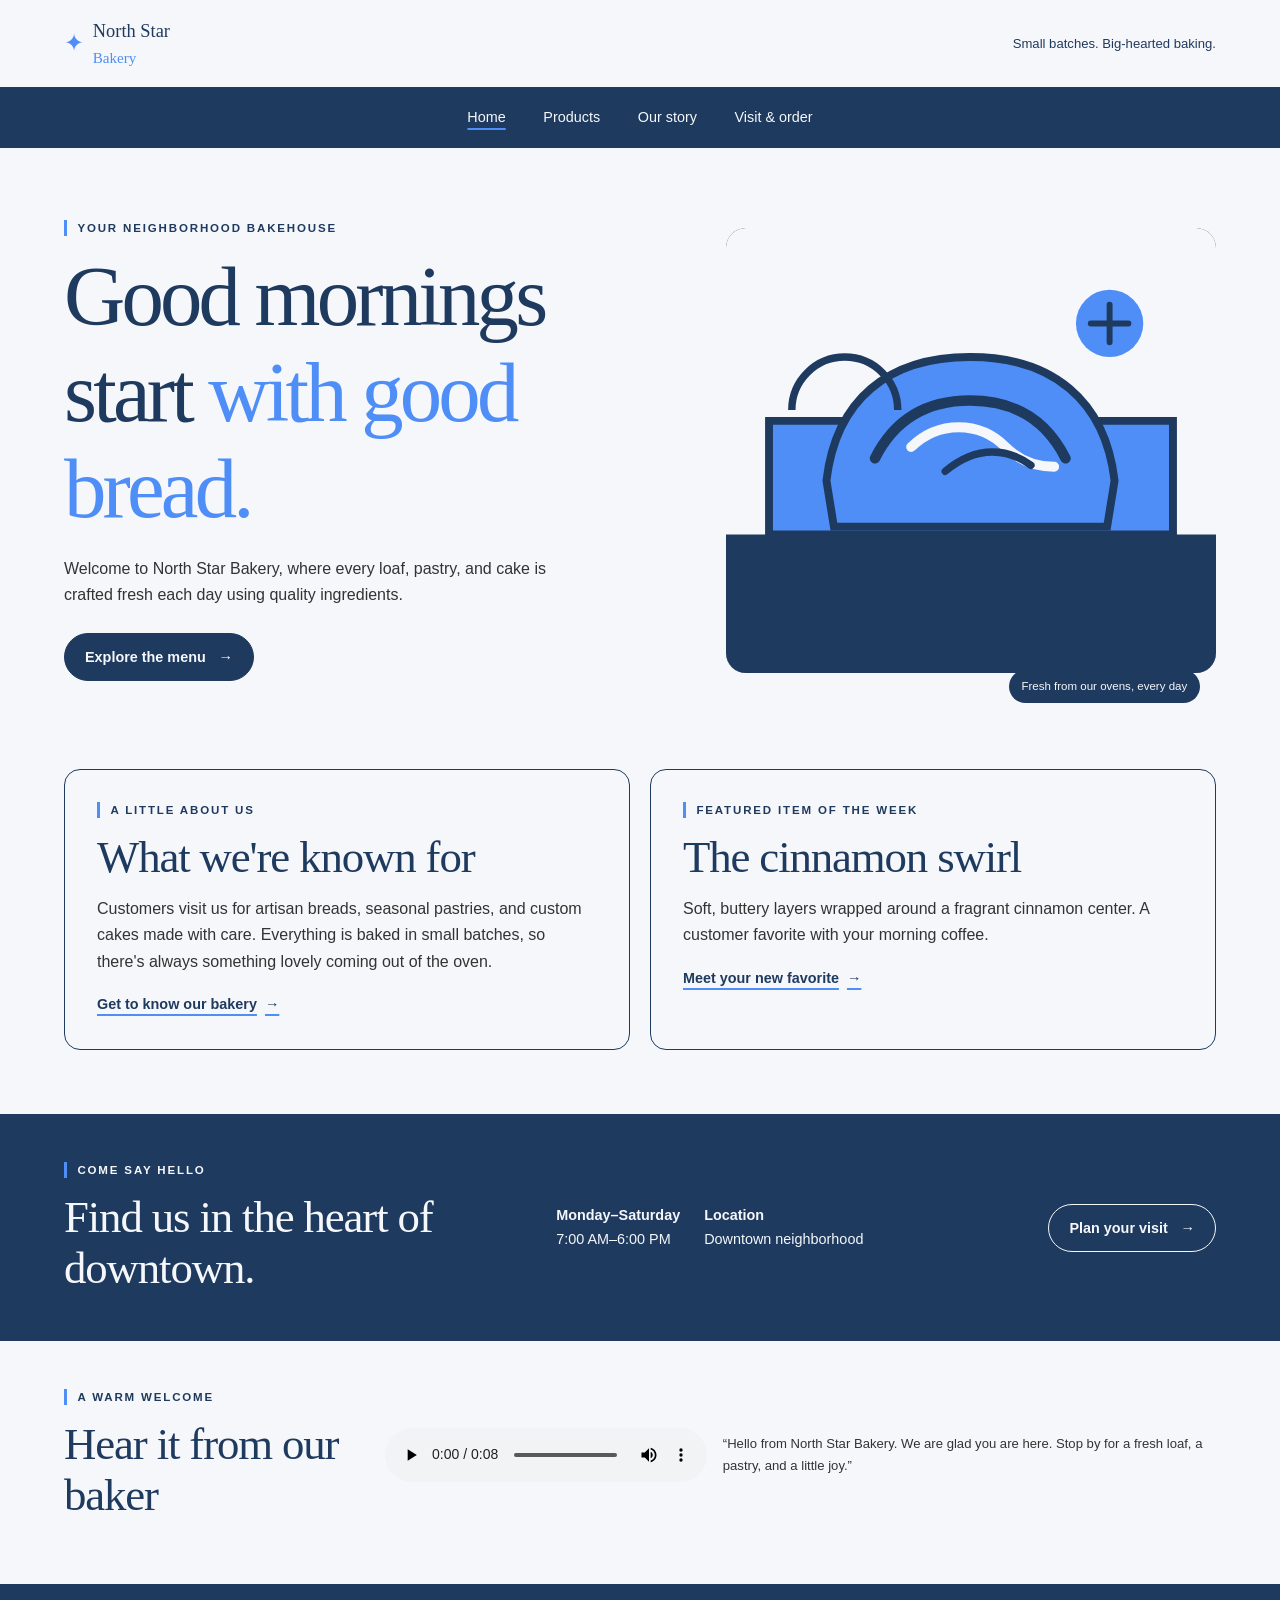
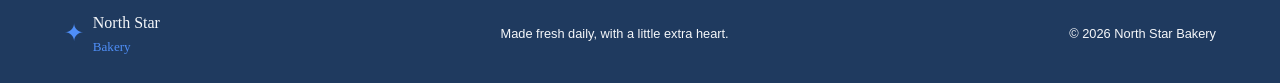
<file: index.html>
<!doctype html>
<html lang="en">
<head>
  <meta charset="utf-8">
  <meta name="viewport" content="width=device-width, initial-scale=1">
  <meta name="description" content="Fresh artisan bread, pastries, and custom cakes from North Star Bakery.">
  <title>North Star Bakery | Fresh from the heart</title>
  <link rel="stylesheet" href="styles.css">
</head>
<body>
  <a class="skip-link" href="#main">Skip to content</a>
  <header class="site-header">
    <a class="brand" href="index.html" aria-label="North Star Bakery home">
      <span class="brand-mark" aria-hidden="true">&#10022;</span>
      <span>North Star <em>Bakery</em></span>
    </a>
    <p class="header-note">Small batches. Big-hearted baking.</p>
  </header>
  <nav class="site-nav" aria-label="Main navigation">
    <ul>
      <li><a href="index.html" aria-current="page">Home</a></li>
      <li><a href="products.html">Products</a></li>
      <li><a href="about.html">Our story</a></li>
      <li><a href="contact.html">Visit &amp; order</a></li>
    </ul>
  </nav>
  <main id="main">
    <section class="hero">
      <div class="hero-copy">
        <p class="eyebrow">Your neighborhood bakehouse</p>
        <h1>Good mornings<br>start <em>with good bread.</em></h1>
        <p>Welcome to North Star Bakery, where every loaf, pastry, and cake is crafted fresh each day using quality ingredients.</p>
        <a class="button" href="products.html">Explore the menu <span aria-hidden="true">&rarr;</span></a>
      </div>
      <picture class="hero-image">
        <source media="(min-width: 768px)" srcset="assets/bakery-feature-large.svg">
        <img src="assets/bakery-feature-small.svg" alt="Freshly baked cinnamon swirl loaf on a bakery counter">
      </picture>
      <span class="hero-caption">Fresh from our ovens, every day</span>
    </section>

    <section class="intro">
      <div class="content-container">
        <section class="content-card">
          <p class="eyebrow">A little about us</p>
          <h2>What we're known for</h2>
          <p>Customers visit us for artisan breads, seasonal pastries, and custom cakes made with care. Everything is baked in small batches, so there's always something lovely coming out of the oven.</p>
          <a class="text-link" href="about.html">Get to know our bakery <span aria-hidden="true">&rarr;</span></a>
        </section>
        <section class="content-card featured-card">
          <p class="eyebrow">Featured item of the week</p>
          <h2>The cinnamon swirl</h2>
          <p>Soft, buttery layers wrapped around a fragrant cinnamon center. A customer favorite with your morning coffee.</p>
          <a class="text-link" href="products.html#signature-loaf">Meet your new favorite <span aria-hidden="true">&rarr;</span></a>
        </section>
      </div>
    </section>

    <section class="visit-strip">
      <div>
        <p class="eyebrow">Come say hello</p>
        <h2>Find us in the heart of downtown.</h2>
      </div>
      <div class="visit-details">
        <p><strong>Monday&ndash;Saturday</strong><br>7:00 AM&ndash;6:00 PM</p>
        <p><strong>Location</strong><br>Downtown neighborhood</p>
      </div>
      <a class="button button-outline" href="contact.html">Plan your visit <span aria-hidden="true">&rarr;</span></a>
    </section>

    <section class="audio-note">
      <div>
        <p class="eyebrow">A warm welcome</p>
        <h2>Hear it from our baker</h2>
      </div>
      <audio controls preload="metadata">
        <source src="assets/bakery-welcome.wav" type="audio/wav">
        Your browser does not support audio playback.
      </audio>
      <p class="audio-transcript">“Hello from North Star Bakery. We are glad you are here. Stop by for a fresh loaf, a pastry, and a little joy.”</p>
    </section>
  </main>
  <footer class="site-footer">
    <a class="brand brand-footer" href="index.html"><span class="brand-mark" aria-hidden="true">&#10022;</span><span>North Star <em>Bakery</em></span></a>
    <p>Made fresh daily, with a little extra heart.</p>
    <p>&copy; 2026 North Star Bakery</p>
  </footer>
</body>
</html>
</file>
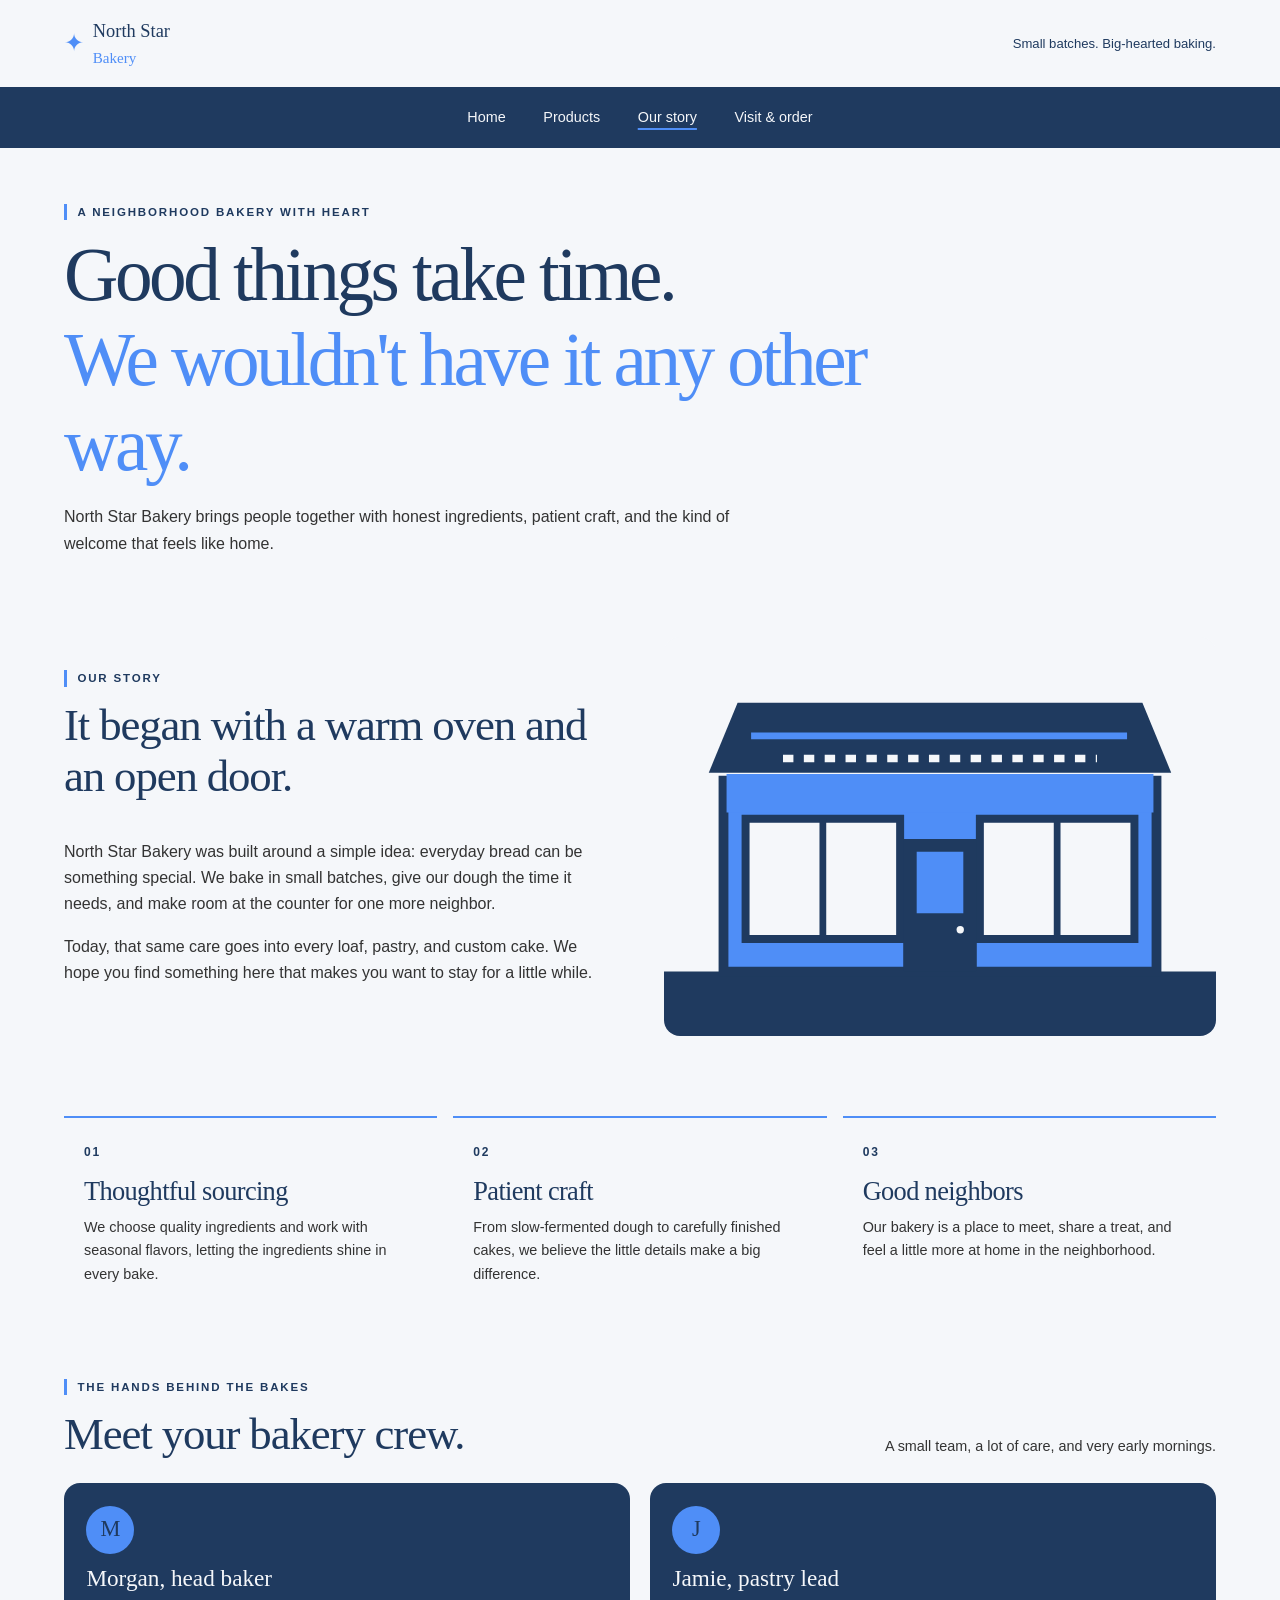
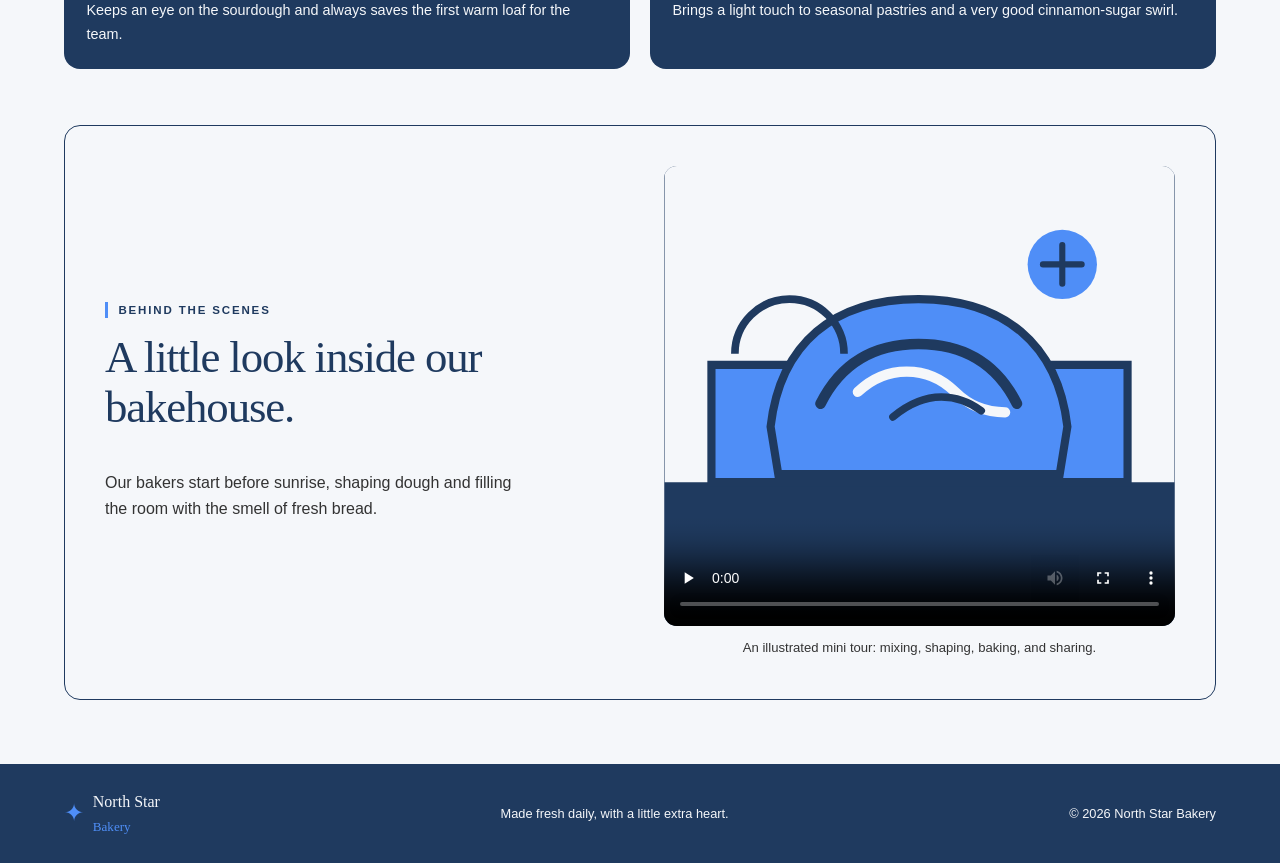
<file: about.html>
<!doctype html>
<html lang="en">
<head>
  <meta charset="utf-8">
  <meta name="viewport" content="width=device-width, initial-scale=1">
  <meta name="description" content="Meet the people and philosophy behind North Star Bakery.">
  <title>Our Story | North Star Bakery</title>
  <link rel="stylesheet" href="styles.css">
</head>
<body>
  <a class="skip-link" href="#main">Skip to content</a>
  <header class="site-header">
    <a class="brand" href="index.html" aria-label="North Star Bakery home"><span class="brand-mark" aria-hidden="true">&#10022;</span><span>North Star <em>Bakery</em></span></a>
    <p class="header-note">Small batches. Big-hearted baking.</p>
  </header>
  <nav class="site-nav" aria-label="Main navigation">
    <ul>
      <li><a href="index.html">Home</a></li>
      <li><a href="products.html">Products</a></li>
      <li><a href="about.html" aria-current="page">Our story</a></li>
      <li><a href="contact.html">Visit &amp; order</a></li>
    </ul>
  </nav>
  <main id="main">
    <section class="page-hero">
      <p class="eyebrow">A neighborhood bakery with heart</p>
      <h1>Good things take time.<br><em>We wouldn't have it any other way.</em></h1>
      <p>North Star Bakery brings people together with honest ingredients, patient craft, and the kind of welcome that feels like home.</p>
    </section>
    <section class="story-layout">
      <div class="story-copy">
        <p class="eyebrow">Our story</p>
        <h2>It began with a warm oven and an open door.</h2>
        <p>North Star Bakery was built around a simple idea: everyday bread can be something special. We bake in small batches, give our dough the time it needs, and make room at the counter for one more neighbor.</p>
        <p>Today, that same care goes into every loaf, pastry, and custom cake. We hope you find something here that makes you want to stay for a little while.</p>
      </div>
      <img class="storefront-image" src="assets/storefront.svg" alt="North Star Bakery storefront with welcoming front windows">
    </section>
    <section class="values-grid">
      <article class="value-card">
        <span class="value-number">01</span>
        <h2>Thoughtful sourcing</h2>
        <p>We choose quality ingredients and work with seasonal flavors, letting the ingredients shine in every bake.</p>
      </article>
      <article class="value-card">
        <span class="value-number">02</span>
        <h2>Patient craft</h2>
        <p>From slow-fermented dough to carefully finished cakes, we believe the little details make a big difference.</p>
      </article>
      <article class="value-card">
        <span class="value-number">03</span>
        <h2>Good neighbors</h2>
        <p>Our bakery is a place to meet, share a treat, and feel a little more at home in the neighborhood.</p>
      </article>
    </section>
    <section class="people-section">
      <div class="section-heading">
        <div><p class="eyebrow">The hands behind the bakes</p><h2>Meet your bakery crew.</h2></div>
        <p>A small team, a lot of care, and very early mornings.</p>
      </div>
      <div class="content-container staff-grid">
        <section class="staff-card"><span class="staff-initial" aria-hidden="true">M</span><h3>Morgan, head baker</h3><p>Keeps an eye on the sourdough and always saves the first warm loaf for the team.</p></section>
        <section class="staff-card"><span class="staff-initial" aria-hidden="true">J</span><h3>Jamie, pastry lead</h3><p>Brings a light touch to seasonal pastries and a very good cinnamon-sugar swirl.</p></section>
      </div>
    </section>
    <section class="video-section">
      <div>
        <p class="eyebrow">Behind the scenes</p>
        <h2>A little look inside our bakehouse.</h2>
        <p>Our bakers start before sunrise, shaping dough and filling the room with the smell of fresh bread.</p>
      </div>
      <figure class="bakehouse-animation">
        <video class="bakehouse-video" controls preload="metadata" poster="assets/bakery-feature-large.svg" width="800" height="450">
          <source src="assets/bakery-behind-scenes.webm" type="video/webm">
          Your browser does not support video playback.
        </video>
        <figcaption>An illustrated mini tour: mixing, shaping, baking, and sharing.</figcaption>
      </figure>
    </section>
  </main>
  <footer class="site-footer">
    <a class="brand brand-footer" href="index.html"><span class="brand-mark" aria-hidden="true">&#10022;</span><span>North Star <em>Bakery</em></span></a>
    <p>Made fresh daily, with a little extra heart.</p>
    <p>&copy; 2026 North Star Bakery</p>
  </footer>
</body>
</html>
</file>
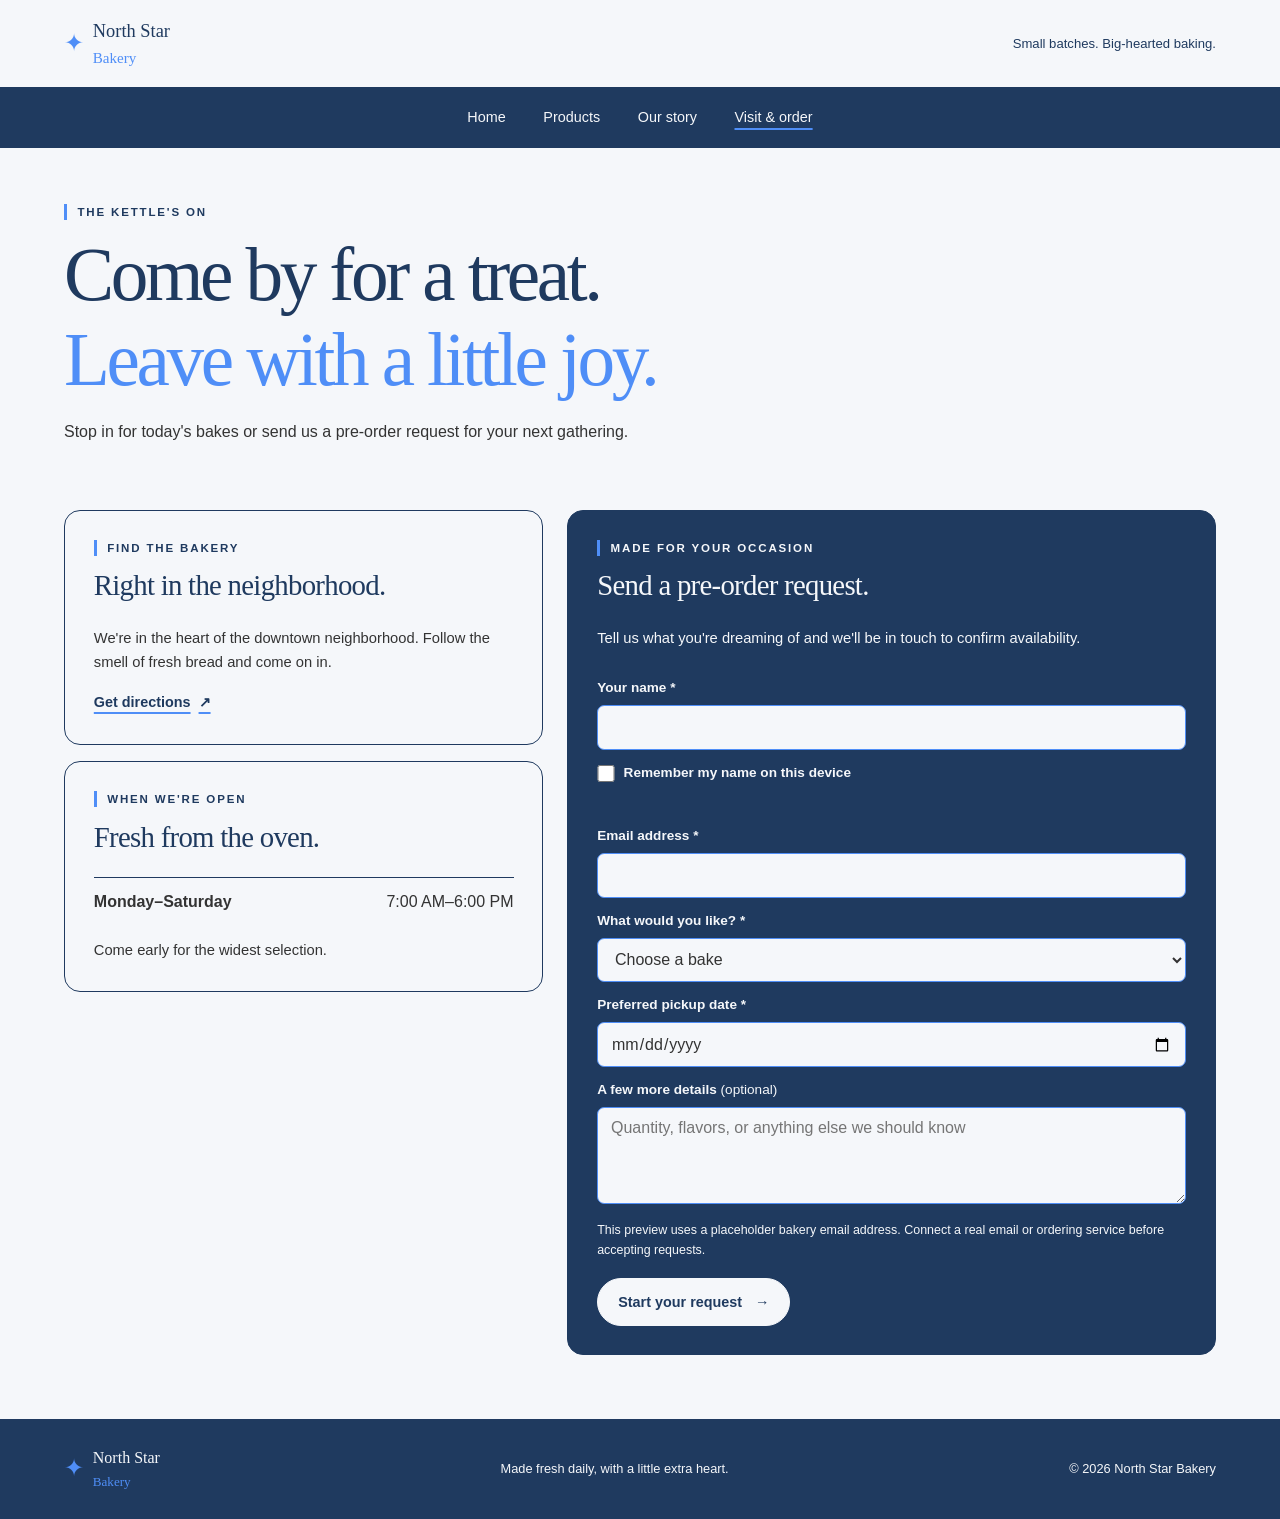
<file: contact.html>
<!doctype html>
<html lang="en">
<head>
  <meta charset="utf-8">
  <meta name="viewport" content="width=device-width, initial-scale=1">
  <meta name="description" content="Find North Star Bakery hours and location, or send a pre-order request.">
  <title>Visit &amp; Order | North Star Bakery</title>
  <link rel="stylesheet" href="styles.css">
</head>
<body>
  <a class="skip-link" href="#main">Skip to content</a>
  <header class="site-header">
    <a class="brand" href="index.html" aria-label="North Star Bakery home"><span class="brand-mark" aria-hidden="true">&#10022;</span><span>North Star <em>Bakery</em></span></a>
    <p class="header-note">Small batches. Big-hearted baking.</p>
  </header>
  <nav class="site-nav" aria-label="Main navigation">
    <ul>
      <li><a href="index.html">Home</a></li>
      <li><a href="products.html">Products</a></li>
      <li><a href="about.html">Our story</a></li>
      <li><a href="contact.html" aria-current="page">Visit &amp; order</a></li>
    </ul>
  </nav>
  <main id="main">
    <section class="page-hero">
      <p class="eyebrow">The kettle's on</p>
      <h1>Come by for a treat.<br><em>Leave with a little joy.</em></h1>
      <p>Stop in for today's bakes or send us a pre-order request for your next gathering.</p>
    </section>
    <section class="contact-layout">
      <div class="contact-details">
        <article class="contact-card">
          <p class="eyebrow">Find the bakery</p>
          <h2>Right in the neighborhood.</h2>
          <p>We're in the heart of the downtown neighborhood. Follow the smell of fresh bread and come on in.</p>
          <a class="text-link" href="https://www.google.com/maps/search/?api=1&amp;query=North+Star+Bakery" target="_blank" rel="noreferrer">Get directions <span aria-hidden="true">&nearr;</span></a>
        </article>
        <article class="contact-card hours-card">
          <p class="eyebrow">When we're open</p>
          <h2>Fresh from the oven.</h2>
          <dl class="hours-list"><div><dt>Monday&ndash;Saturday</dt><dd>7:00 AM&ndash;6:00 PM</dd></div></dl>
          <p class="small-note">Come early for the widest selection.</p>
        </article>
      </div>
      <section class="order-panel">
        <p class="eyebrow">Made for your occasion</p>
        <h2>Send a pre-order request.</h2>
        <p class="form-intro">Tell us what you're dreaming of and we'll be in touch to confirm availability.</p>
        <form id="preorder-form" action="mailto:orders@northstarbakery.example" method="post" enctype="text/plain">
          <div class="form-feedback" id="form-feedback" role="alert" aria-live="assertive" tabindex="-1" hidden></div>
          <div class="form-field">
            <label for="name">Your name <span aria-hidden="true">*</span></label>
            <input id="name" name="name" autocomplete="name" required>
            <p class="field-error" id="name-error" hidden></p>
          </div>
          <div class="name-storage">
            <label for="save-name">
              <input id="save-name" type="checkbox">
              Remember my name on this device
            </label>
            <p class="storage-feedback" id="storage-feedback" role="status" aria-live="polite"></p>
            <button class="remove-saved-name" id="remove-saved-name" type="button" hidden>Remove saved name</button>
          </div>
          <div class="form-field">
            <label for="email">Email address <span aria-hidden="true">*</span></label>
            <input id="email" name="email" type="email" autocomplete="email" required>
            <p class="field-error" id="email-error" hidden></p>
          </div>
          <div class="form-field">
            <label for="item">What would you like? <span aria-hidden="true">*</span></label>
            <select id="item" name="item" required>
              <option value="">Choose a bake</option>
              <option>Bread</option>
              <option>Pastries</option>
              <option>Celebration cake</option>
              <option>Custom order</option>
            </select>
            <p class="field-error" id="item-error" hidden></p>
          </div>
          <div class="form-field">
            <label for="date">Preferred pickup date <span aria-hidden="true">*</span></label>
            <input id="date" name="pickup-date" type="date" required>
            <p class="field-error" id="date-error" hidden></p>
          </div>
          <div class="form-field">
            <label for="details">A few more details <span class="optional">(optional)</span></label>
            <textarea id="details" name="details" rows="4" placeholder="Quantity, flavors, or anything else we should know"></textarea>
          </div>
          <p class="form-note">This preview uses a placeholder bakery email address. Connect a real email or ordering service before accepting requests.</p>
          <button class="button" type="submit">Start your request <span aria-hidden="true">&rarr;</span></button>
        </form>
      </section>
    </section>
  </main>
  <footer class="site-footer">
    <a class="brand brand-footer" href="index.html"><span class="brand-mark" aria-hidden="true">&#10022;</span><span>North Star <em>Bakery</em></span></a>
    <p>Made fresh daily, with a little extra heart.</p>
    <p>&copy; 2026 North Star Bakery</p>
  </footer>
  <script src="contact.js?v=3" defer></script>
</body>
</html>
</file>
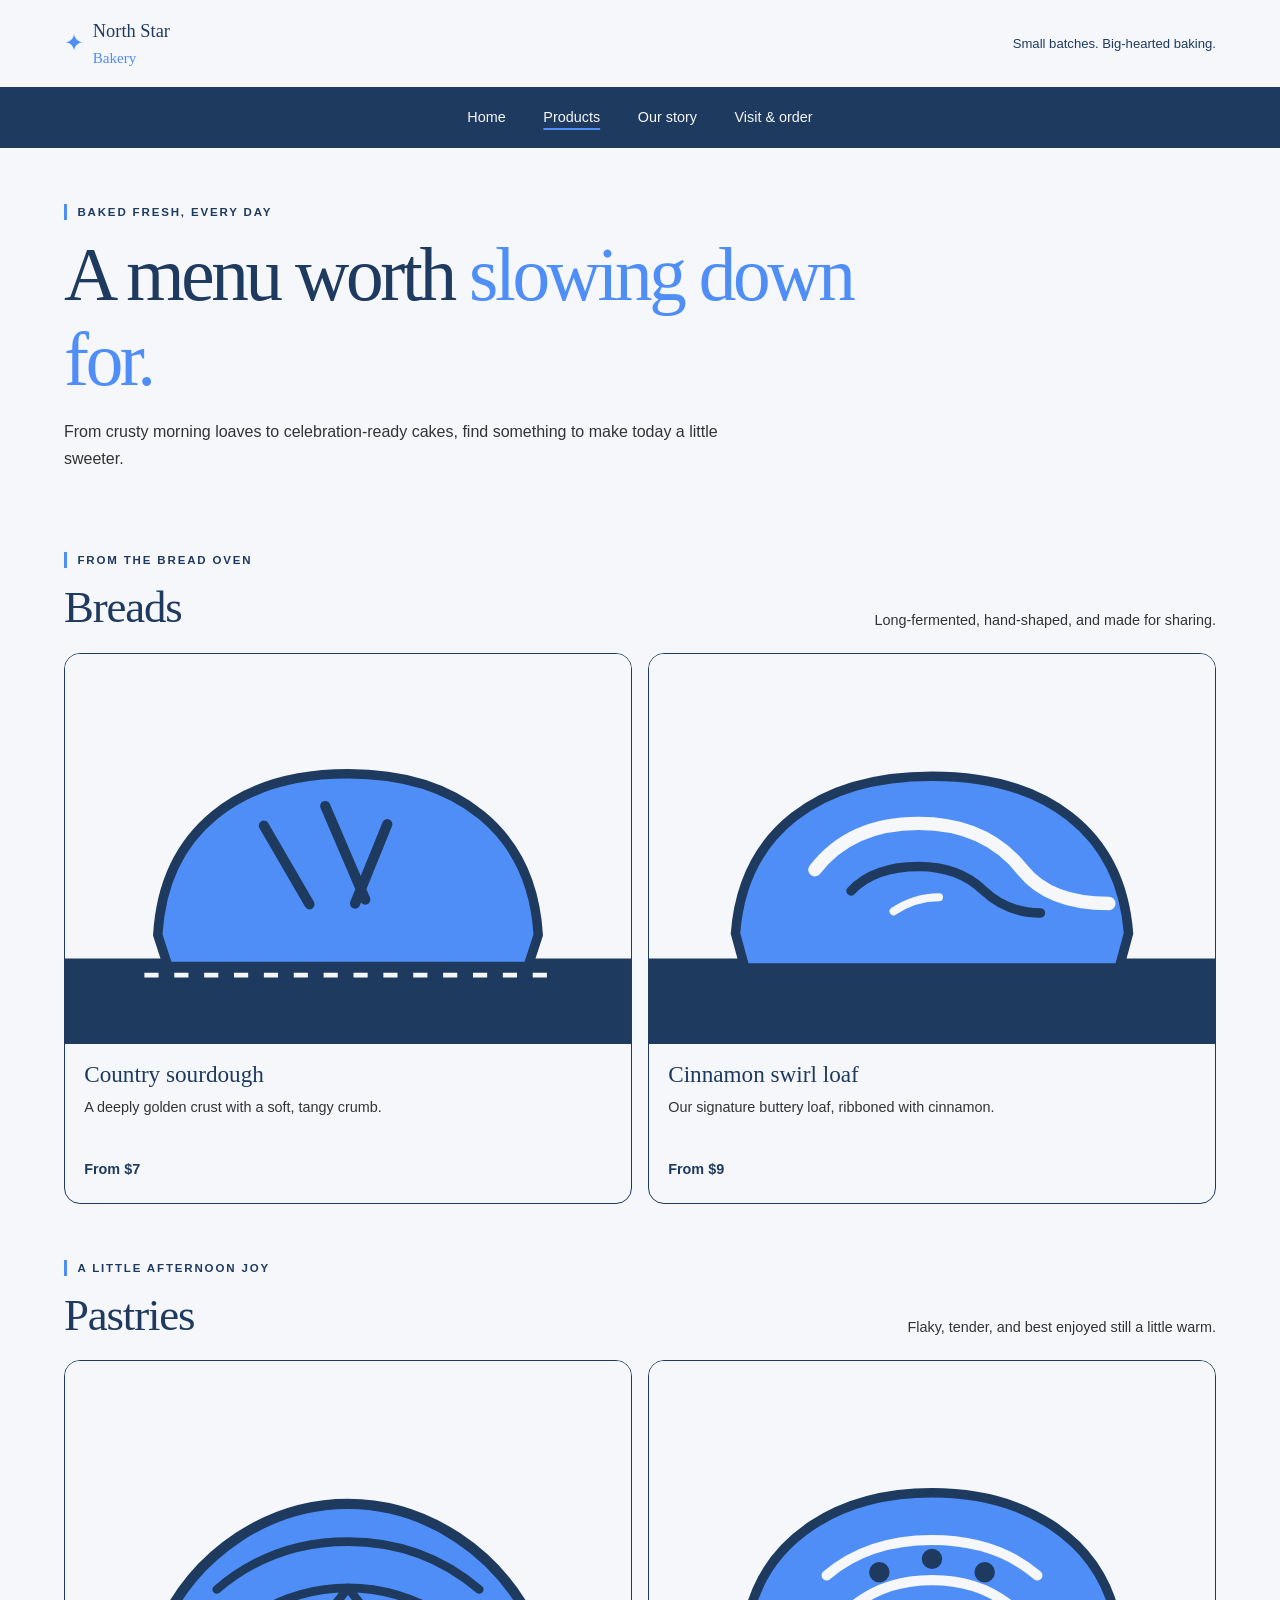
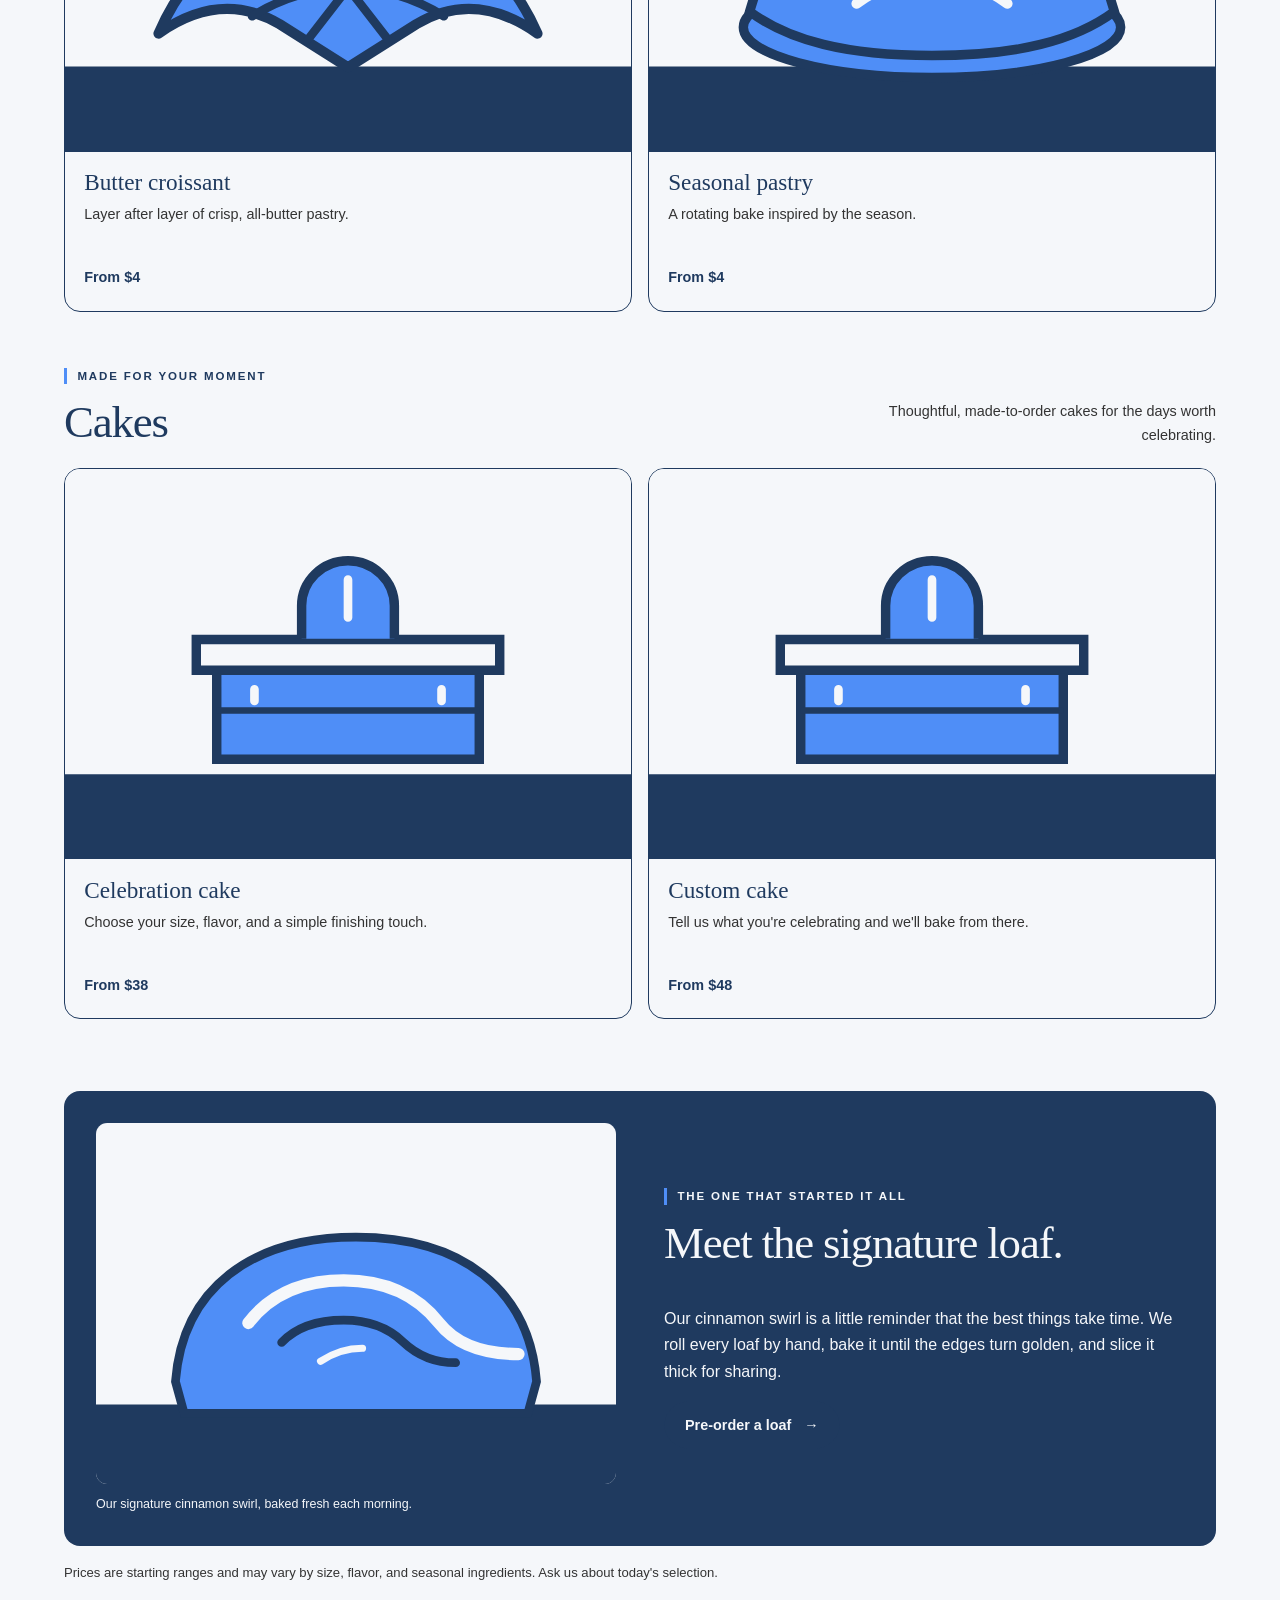
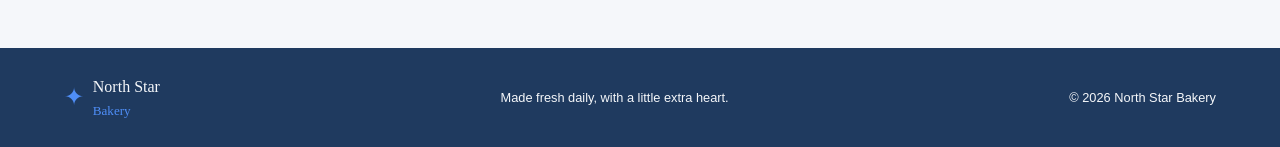
<file: products.html>
<!doctype html>
<html lang="en">
<head>
  <meta charset="utf-8">
  <meta name="viewport" content="width=device-width, initial-scale=1">
  <meta name="description" content="Browse fresh breads, pastries, and custom cakes at North Star Bakery.">
  <title>Our Menu | North Star Bakery</title>
  <link rel="stylesheet" href="styles.css">
</head>
<body>
  <a class="skip-link" href="#main">Skip to content</a>
  <header class="site-header">
    <a class="brand" href="index.html" aria-label="North Star Bakery home"><span class="brand-mark" aria-hidden="true">&#10022;</span><span>North Star <em>Bakery</em></span></a>
    <p class="header-note">Small batches. Big-hearted baking.</p>
  </header>
  <nav class="site-nav" aria-label="Main navigation">
    <ul>
      <li><a href="index.html">Home</a></li>
      <li><a href="products.html" aria-current="page">Products</a></li>
      <li><a href="about.html">Our story</a></li>
      <li><a href="contact.html">Visit &amp; order</a></li>
    </ul>
  </nav>
  <main id="main">
    <section class="page-hero">
      <p class="eyebrow">Baked fresh, every day</p>
      <h1>A menu worth <em>slowing down for.</em></h1>
      <p>From crusty morning loaves to celebration-ready cakes, find something to make today a little sweeter.</p>
    </section>
    <section class="menu-section">
      <div class="section-heading">
        <div><p class="eyebrow">From the bread oven</p><h2>Breads</h2></div>
        <p>Long-fermented, hand-shaped, and made for sharing.</p>
      </div>
      <div class="product-grid">
        <article class="product-card">
          <img src="assets/bread.svg" alt="Rustic artisan sourdough loaf">
          <div class="product-info"><h3>Country sourdough</h3><p>A deeply golden crust with a soft, tangy crumb.</p><span class="price">From $7</span></div>
        </article>
        <article class="product-card">
          <img src="assets/loaf.svg" alt="Cinnamon swirl loaf sliced to show its spiral">
          <div class="product-info"><h3>Cinnamon swirl loaf</h3><p>Our signature buttery loaf, ribboned with cinnamon.</p><span class="price">From $9</span></div>
        </article>
      </div>
    </section>
    <section class="menu-section">
      <div class="section-heading">
        <div><p class="eyebrow">A little afternoon joy</p><h2>Pastries</h2></div>
        <p>Flaky, tender, and best enjoyed still a little warm.</p>
      </div>
      <div class="product-grid">
        <article class="product-card">
          <img src="assets/pastry.svg" alt="Golden, flaky bakery croissant">
          <div class="product-info"><h3>Butter croissant</h3><p>Layer after layer of crisp, all-butter pastry.</p><span class="price">From $4</span></div>
        </article>
        <article class="product-card">
          <img src="assets/seasonal-pastry.svg" alt="Fresh seasonal fruit pastry ready to serve">
          <div class="product-info"><h3>Seasonal pastry</h3><p>A rotating bake inspired by the season.</p><span class="price">From $4</span></div>
        </article>
      </div>
    </section>
    <section class="menu-section">
      <div class="section-heading">
        <div><p class="eyebrow">Made for your moment</p><h2>Cakes</h2></div>
        <p>Thoughtful, made-to-order cakes for the days worth celebrating.</p>
      </div>
      <div class="product-grid">
        <article class="product-card">
          <img src="assets/cake.svg" alt="Layered celebration cake decorated with simple frosting">
          <div class="product-info"><h3>Celebration cake</h3><p>Choose your size, flavor, and a simple finishing touch.</p><span class="price">From $38</span></div>
        </article>
        <article class="product-card">
          <img src="assets/cake.svg" alt="Decorated custom cake made for a celebration">
          <div class="product-info"><h3>Custom cake</h3><p>Tell us what you're celebrating and we'll bake from there.</p><span class="price">From $48</span></div>
        </article>
      </div>
    </section>
    <section class="signature" id="signature-loaf">
      <figure class="signature-figure">
        <img src="assets/loaf.svg" alt="North Star's cinnamon swirl signature loaf">
        <figcaption>Our signature cinnamon swirl, baked fresh each morning.</figcaption>
      </figure>
      <div class="signature-copy">
        <p class="eyebrow">The one that started it all</p>
        <h2>Meet the signature loaf.</h2>
        <p>Our cinnamon swirl is a little reminder that the best things take time. We roll every loaf by hand, bake it until the edges turn golden, and slice it thick for sharing.</p>
        <a class="button" href="contact.html">Pre-order a loaf <span aria-hidden="true">&rarr;</span></a>
      </div>
    </section>
    <p class="menu-note">Prices are starting ranges and may vary by size, flavor, and seasonal ingredients. Ask us about today's selection.</p>
  </main>
  <footer class="site-footer">
    <a class="brand brand-footer" href="index.html"><span class="brand-mark" aria-hidden="true">&#10022;</span><span>North Star <em>Bakery</em></span></a>
    <p>Made fresh daily, with a little extra heart.</p>
    <p>&copy; 2026 North Star Bakery</p>
  </footer>
</body>
</html>
</file>
<file: styles.css>
/* Mobile-first styles using the requested four-color palette. */
:root {
  color-scheme: light;
  --navy: #1F3A5F;
  --blue: #4F8EF7;
  --mist: #F5F7FA;
  --ink: #333333;
  --serif: Georgia, serif;
  --sans: Arial, sans-serif;
}

* { box-sizing: border-box; }

html { scroll-behavior: smooth; }

body {
  margin: 0;
  background: var(--mist);
  color: var(--ink);
  font-family: var(--sans);
  line-height: 1.65;
}

img { display: block; max-width: 100%; }

a { color: inherit; }

h1, h2, h3, p, figure { margin-top: 0; }

h1, h2, h3 {
  color: var(--navy);
  font-family: var(--serif);
  font-weight: 400;
  line-height: 1.13;
}

h1 { font-size: clamp(2.7rem, 11vw, 5.3rem); letter-spacing: -0.045em; }
h2 { font-size: clamp(1.8rem, 5vw, 2.8rem); letter-spacing: -0.025em; }
h3 { font-size: 1.45rem; }

em { color: var(--blue); font-style: normal; }

.skip-link {
  position: absolute;
  z-index: 20;
  top: -4rem;
  left: 1rem;
  padding: .6rem 1rem;
  background: var(--navy);
  color: var(--mist);
}
.skip-link:focus { top: 1rem; }

.site-header {
  display: flex;
  align-items: center;
  justify-content: space-between;
  gap: 1rem;
  padding: 1rem 5vw;
}

.brand {
  display: inline-flex;
  align-items: center;
  gap: .55rem;
  color: var(--navy);
  font-family: var(--serif);
  font-size: 1.15rem;
  text-decoration: none;
}
.brand em { display: block; font-size: .82em; }
.brand-mark { color: var(--blue); font-size: 1.5rem; }
.header-note { display: none; margin: 0; color: var(--navy); font-size: .82rem; }

.site-nav { background: var(--navy); }
.site-nav ul {
  display: flex;
  flex-direction: column;
  gap: 0;
  margin: 0;
  padding: .45rem 5vw;
  list-style: none;
}
.site-nav a {
  display: block;
  padding: .7rem .8rem;
  border-radius: 2rem;
  color: var(--mist);
  font-size: .9rem;
  text-decoration: none;
  transition: outline-color .18s ease;
}
.site-nav a:hover, .site-nav a:focus-visible, .site-nav a[aria-current="page"] {
  color: var(--mist);
  text-decoration: underline;
  text-decoration-color: var(--blue);
  text-decoration-thickness: 2px;
  text-underline-offset: .35rem;
}

main { max-width: 1440px; margin: 0 auto; padding: 0 5vw 4rem; }
.eyebrow {
  margin-bottom: .85rem;
  padding-left: .65rem;
  border-left: 3px solid var(--blue);
  color: var(--navy);
  font-size: .72rem;
  font-weight: 700;
  letter-spacing: .16em;
  line-height: 1.4;
  text-transform: uppercase;
}

.hero {
  position: relative;
  display: grid;
  gap: 1rem;
  align-items: center;
  padding: 3.5rem 0 2.5rem;
}
.hero-copy { position: relative; z-index: 1; }
.hero h1 { margin-bottom: 1.2rem; }
.hero-copy > p:not(.eyebrow) { max-width: 33rem; margin-bottom: 1.5rem; }
.hero-image {
  overflow: hidden;
  border-radius: 1.25rem;
  background: var(--navy);
  aspect-ratio: 1.2;
}
.hero-image img { width: 100%; height: 100%; object-fit: cover; }
.hero-caption {
  position: absolute;
  right: .6rem;
  bottom: 1.25rem;
  padding: .45rem .8rem;
  border-radius: 2rem;
  background: var(--navy);
  color: var(--mist);
  font-size: .72rem;
}

.button {
  display: inline-flex;
  align-items: center;
  justify-content: center;
  gap: .8rem;
  min-height: 3rem;
  padding: .75rem 1.25rem;
  border: 1px solid var(--navy);
  border-radius: 2rem;
  background: var(--navy);
  color: var(--mist);
  font: 700 .9rem var(--sans);
  text-decoration: none;
  cursor: pointer;
  transition: background-color .18s ease, color .18s ease, border-color .18s ease;
}
.button:hover, .button:focus-visible { border-color: var(--blue); background: var(--navy); color: var(--mist); }
.button-outline { border-color: var(--mist); background: transparent; }

.content-container { display: flex; flex-direction: column; gap: 1rem; }
.intro { padding: 1rem 0 3rem; }
.content-card {
  flex: 1;
  padding: 1.5rem;
  border: 1px solid var(--navy);
  border-radius: 1rem;
  background: var(--mist);
}
.content-card h2 { margin-bottom: .85rem; }
.text-link {
  display: inline-flex;
  align-items: center;
  gap: .5rem;
  color: var(--navy);
  font-size: .9rem;
  font-weight: 700;
  text-decoration-color: var(--blue);
  text-decoration-thickness: 2px;
  text-underline-offset: .3rem;
}
.text-link:hover, .text-link:focus-visible { color: var(--blue); }

.visit-strip {
  display: grid;
  gap: 1.3rem;
  margin: 0 calc(-5vw);
  padding: 2.4rem 5vw;
  background: var(--navy);
  color: var(--mist);
}
.visit-strip h2 { max-width: 27rem; margin-bottom: 0; color: var(--mist); }
.visit-strip .eyebrow { color: var(--mist); }
.visit-details { display: flex; flex-wrap: wrap; gap: 1.5rem; }
.visit-details p { margin: 0; font-size: .9rem; }
.visit-details strong { color: var(--mist); }

.audio-note {
  display: flex;
  flex-direction: column;
  gap: 1rem;
  align-items: flex-start;
  padding: 2.5rem 0 0;
}
.audio-note h2 { margin-bottom: 0; }
.audio-note audio { width: min(100%, 25rem); accent-color: var(--blue); }
.audio-transcript { max-width: 33rem; margin: 0; font-size: .82rem; }

.site-footer {
  display: flex;
  flex-direction: column;
  gap: .7rem;
  align-items: center;
  padding: 1.6rem 5vw;
  background: var(--navy);
  color: var(--mist);
  text-align: center;
}
.site-footer p { margin: 0; font-size: .8rem; }
.brand-footer { color: var(--mist); font-size: 1rem; }

.page-hero { max-width: 54rem; padding: 3.5rem 0 2rem; }
.page-hero h1 { margin-bottom: 1rem; font-size: clamp(2.6rem, 9vw, 4.7rem); }
.page-hero > p:last-child { max-width: 43rem; }

.menu-section { padding: 2rem 0 1.5rem; }
.section-heading {
  display: flex;
  flex-direction: column;
  gap: .75rem;
  align-items: flex-start;
  margin-bottom: 1.25rem;
}
.section-heading h2 { margin-bottom: 0; }
.section-heading > p { max-width: 23rem; margin: .25rem 0 0; font-size: .9rem; }
.product-grid { display: grid; grid-template-columns: 1fr; gap: 1rem; }
.product-card {
  overflow: hidden;
  border: 1px solid var(--navy);
  border-radius: 1rem;
  background: var(--mist);
}
.product-card > img { width: 100%; aspect-ratio: 1.45; object-fit: cover; }
.product-info { padding: 1.1rem 1.2rem 1.25rem; }
.product-info h3 { margin-bottom: .5rem; }
.product-info p { min-height: 3rem; margin-bottom: .8rem; font-size: .9rem; }
.price { color: var(--navy); font-size: .9rem; font-weight: 700; }

.signature {
  display: grid;
  gap: 1.5rem;
  align-items: center;
  margin: 3rem 0 1rem;
  padding: 1rem;
  border-radius: 1rem;
  background: var(--navy);
  color: var(--mist);
}
.signature-figure { margin: 0; }
.signature-figure img { width: 100%; border-radius: .7rem; }
.signature-figure figcaption { padding-top: .6rem; color: var(--mist); font-size: .78rem; }
.signature-copy h2 { color: var(--mist); }
.signature-copy > p:not(.eyebrow) { color: var(--mist); }
.signature-copy .eyebrow { color: var(--mist); }
.menu-note { margin: 1rem 0 0; font-size: .82rem; }

.story-layout {
  display: grid;
  gap: 1.5rem;
  align-items: center;
  padding: 1rem 0 3rem;
}
.story-copy h2 { max-width: 37rem; }
.story-copy p:not(.eyebrow) { max-width: 40rem; }
.storefront-image { width: 100%; border-radius: 1rem; }
.values-grid { display: grid; grid-template-columns: 1fr; gap: 1rem; padding: 1rem 0 3.5rem; }
.value-card { padding: 1.25rem; border-top: 2px solid var(--blue); }
.value-number { color: var(--navy); font-size: .75rem; font-weight: 700; letter-spacing: .15em; }
.value-card h2 { margin: .8rem 0 .55rem; font-size: 1.65rem; }
.value-card p { margin-bottom: 0; font-size: .9rem; }
.people-section { padding: 1rem 0 3.5rem; }
.staff-grid { margin-top: 1.5rem; }
.staff-card { padding: 1.4rem; border-radius: 1rem; background: var(--navy); color: var(--mist); }
.staff-card h3 { margin: .7rem 0 .5rem; color: var(--mist); }
.staff-card p { margin-bottom: 0; font-size: .9rem; }
.staff-initial {
  display: grid;
  width: 3rem;
  height: 3rem;
  place-items: center;
  border-radius: 50%;
  background: var(--blue);
  color: var(--navy);
  font-family: var(--serif);
  font-size: 1.4rem;
}
.video-section {
  display: grid;
  gap: 1.5rem;
  align-items: center;
  padding: 1.5rem;
  border: 1px solid var(--navy);
  border-radius: 1rem;
}
.video-section h2 { max-width: 25rem; }
.video-section > div > p:last-child { max-width: 27rem; margin-bottom: 0; }
.bakehouse-animation { margin: 0; }
.bakehouse-animation figcaption { padding-top: .7rem; font-size: .82rem; text-align: center; }
.bakehouse-video { display: block; width: 100%; max-width: 32rem; height: auto; margin: auto; border-radius: .8rem; background: var(--navy); }
@media (prefers-reduced-motion: reduce) {
  *, *::before, *::after { scroll-behavior: auto !important; animation-duration: .01ms !important; animation-iteration-count: 1 !important; transition-duration: .01ms !important; }
}

.contact-layout { display: grid; gap: 1.25rem; align-items: start; padding-top: 1rem; }
.contact-details { display: grid; gap: 1rem; }
.contact-card, .order-panel { padding: 1.4rem; border: 1px solid var(--navy); border-radius: 1rem; }
.contact-card h2, .order-panel h2 { font-size: 1.8rem; }
.contact-card > p:not(.eyebrow), .form-intro { font-size: .92rem; }
.hours-list { margin: 1.2rem 0 .7rem; }
.hours-list div { display: flex; flex-wrap: wrap; justify-content: space-between; gap: .3rem 1rem; padding: .7rem 0; border-top: 1px solid var(--navy); }
.hours-list dt { font-weight: 700; }
.hours-list dd { margin: 0; }
.small-note { margin-bottom: 0; font-size: .82rem; }
.order-panel { background: var(--navy); color: var(--mist); }
.order-panel h2 { color: var(--mist); }
.order-panel .eyebrow { color: var(--mist); }
.form-intro { color: var(--mist); }
.order-panel form { display: flex; flex-direction: column; }
.form-field { display: flex; flex-direction: column; }
.order-panel label { margin-top: .75rem; color: var(--mist); font-size: .85rem; font-weight: 700; }
.order-panel label span { color: var(--mist); }
.order-panel label .optional { color: var(--mist); font-weight: 400; }
.order-panel input, .order-panel textarea, .order-panel select {
  width: 100%;
  min-height: 2.8rem;
  margin-top: .35rem;
  padding: .7rem .8rem;
  border: 1px solid var(--blue);
  border-radius: .45rem;
  background: var(--mist);
  color: var(--ink);
  font: 1rem var(--sans);
}
.order-panel textarea { resize: vertical; }
.order-panel input:focus, .order-panel textarea:focus, .order-panel select:focus { outline: 3px solid var(--blue); outline-offset: 2px; }
.order-panel [aria-invalid="true"] { border: 2px solid var(--blue); }
.form-feedback {
  margin: .8rem 0 .25rem;
  padding: .7rem .85rem;
  border-left: 3px solid var(--blue);
  color: var(--mist);
  font-size: .88rem;
}
.form-feedback[hidden], .field-error[hidden] { display: none; }
.field-error { margin: .3rem 0 0; color: var(--mist); font-size: .82rem; }
.name-storage { margin: .8rem 0 .25rem; }
.name-storage label { display: flex; align-items: center; gap: .55rem; margin-top: 0; cursor: pointer; }
.name-storage input { width: 1.1rem; min-height: 1.1rem; margin: 0; accent-color: var(--blue); }
.storage-feedback { min-height: 1.4em; margin: .35rem 0 0 1.65rem; color: var(--mist); font-size: .82rem; }
.remove-saved-name { margin: .25rem 0 0 1.65rem; padding: 0; border: 0; background: transparent; color: var(--mist); font: 700 .82rem var(--sans); text-decoration: underline; text-decoration-color: var(--blue); cursor: pointer; }
.form-note { margin: 1rem 0 .25rem; color: var(--mist); font-size: .78rem; }
.order-panel .button { align-self: flex-start; margin-top: .8rem; border-color: var(--mist); background: var(--mist); color: var(--navy); }
.order-panel .button:hover, .order-panel .button:focus-visible { border-color: var(--blue); background: var(--mist); }

@media (min-width: 600px) {
  .header-note { display: block; }
  .product-grid { grid-template-columns: repeat(2, minmax(0, 1fr)); }
  .values-grid { grid-template-columns: repeat(3, minmax(0, 1fr)); }
  .site-footer { flex-direction: row; justify-content: space-between; text-align: left; }
}

@media (min-width: 768px) {
  .site-nav ul { flex-direction: row; justify-content: center; gap: .35rem; }
  .site-nav a { padding-inline: 1rem; }
  .hero { grid-template-columns: 1.1fr .9fr; gap: 2rem; min-height: 34rem; padding-block: 4.5rem; }
  .hero-image { aspect-ratio: .95; }
  .hero-caption { right: 1rem; bottom: 3.1rem; }
  .content-container { flex-direction: row; gap: 1.25rem; }
  .content-container section { flex: 1; }
  .intro { padding-block: 1rem 4rem; }
  .content-card { padding: 2rem; }
  .visit-strip { grid-template-columns: 1fr 1fr auto; align-items: center; margin-inline: calc(-5vw); padding-block: 3rem; }
  .audio-note { flex-direction: row; align-items: center; justify-content: space-between; padding-top: 3rem; }
  .section-heading { flex-direction: row; justify-content: space-between; align-items: end; }
  .section-heading > p { text-align: right; }
  .signature { grid-template-columns: 1fr 1fr; gap: 3rem; padding: 2rem; }
  .story-layout { grid-template-columns: 1fr 1fr; gap: 3rem; padding-block: 2rem 4rem; }
  .staff-grid { gap: 1.25rem; }
  .video-section { grid-template-columns: 1fr 1fr; gap: 3rem; padding: 2.5rem; }
  .contact-layout { grid-template-columns: .85fr 1.15fr; gap: 1.5rem; }
  .contact-card, .order-panel { padding: 1.8rem; }
}

@media (min-width: 1024px) {
  .site-header { padding-inline: max(5vw, calc((100vw - 1300px) / 2)); }
  .hero { gap: 4rem; }
  .hero-image { aspect-ratio: 1.1; }
}
</file>
